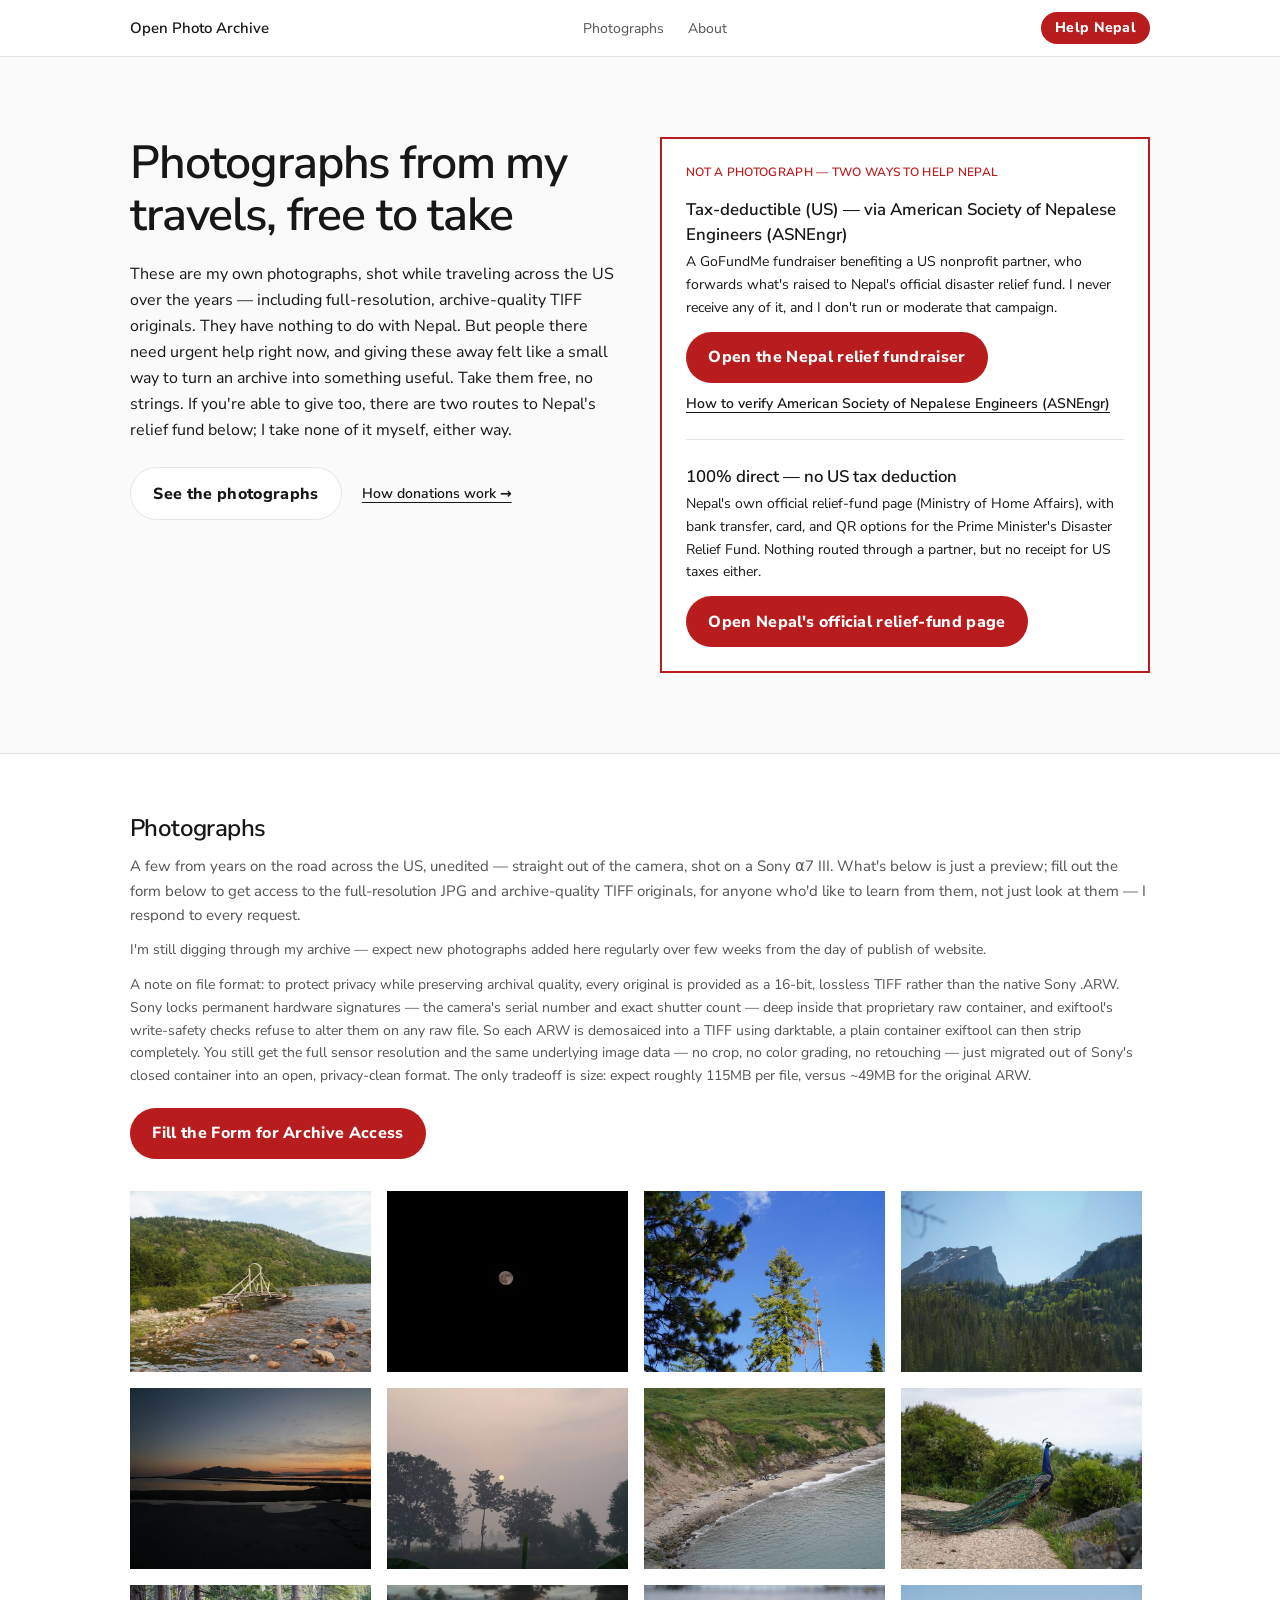
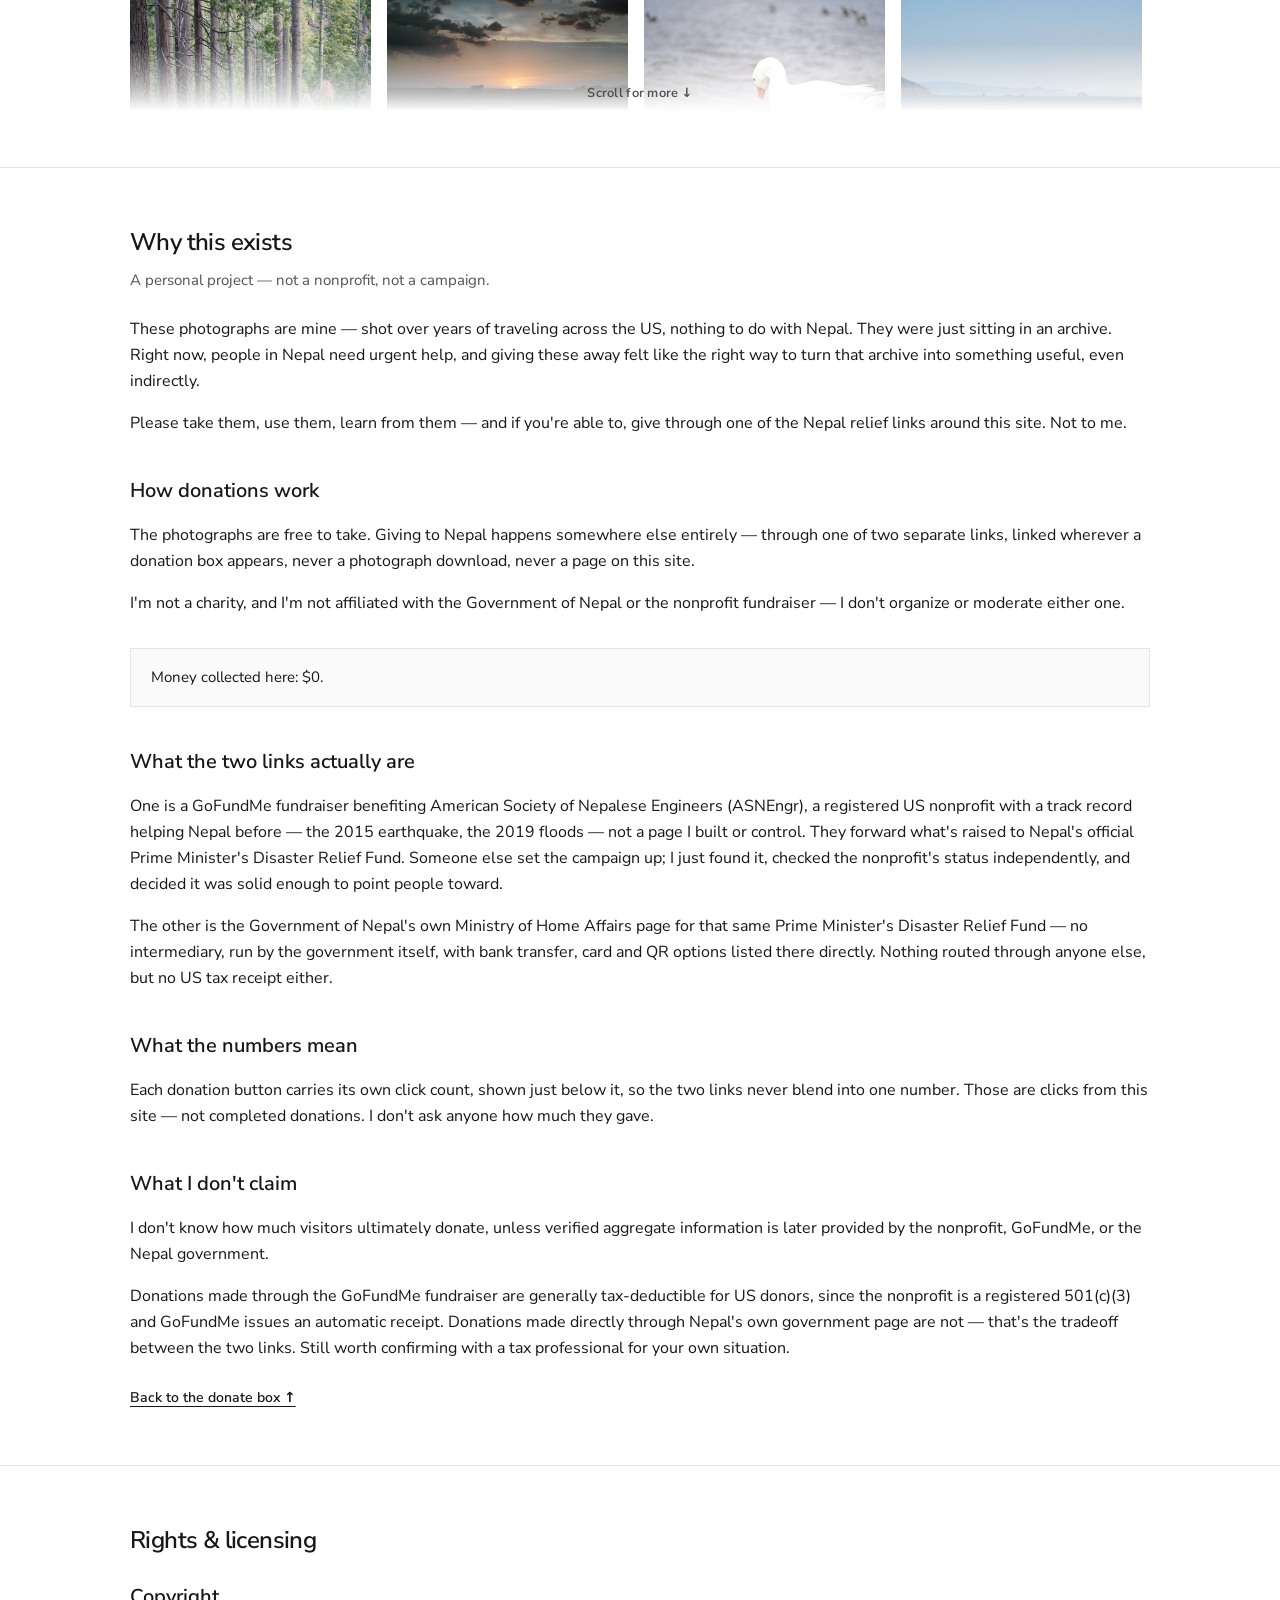
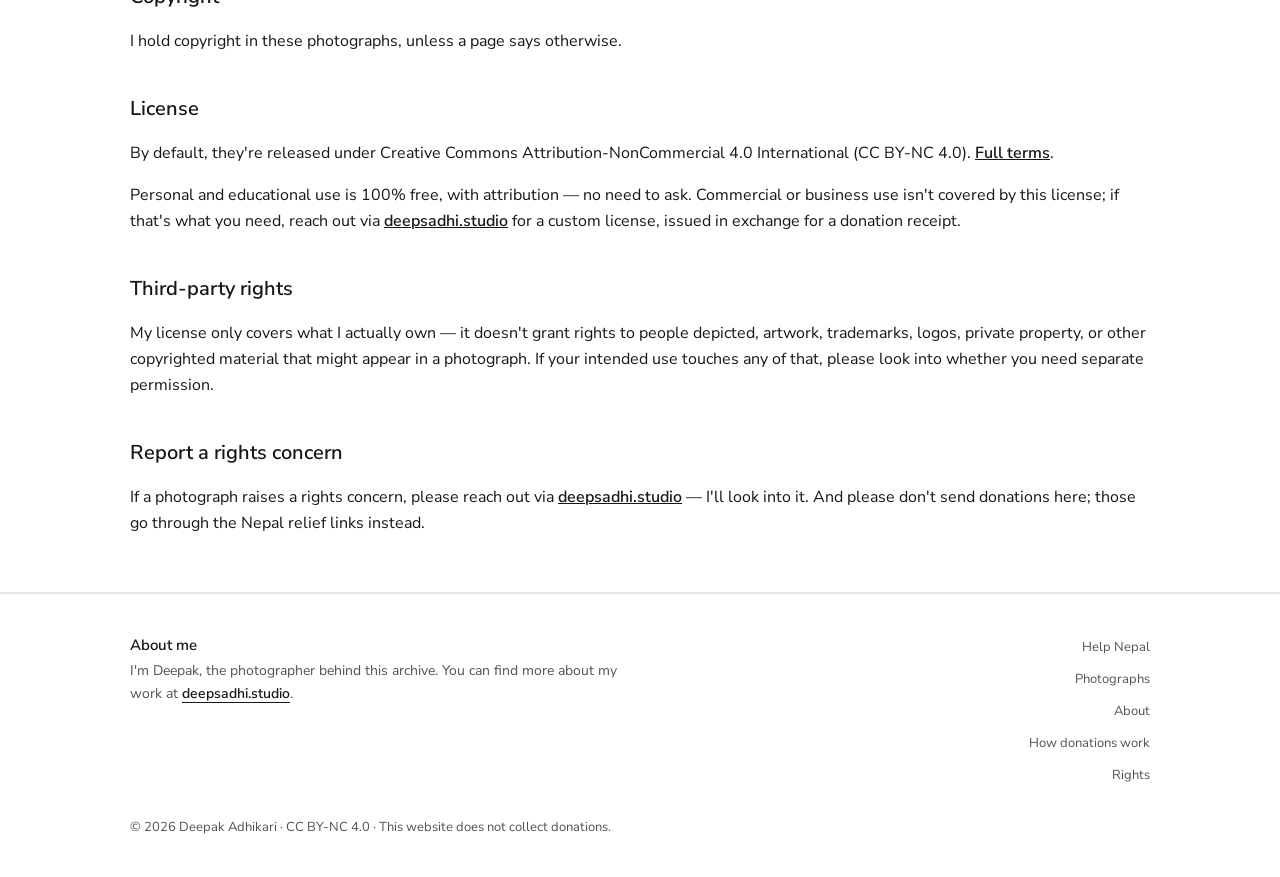
<file: index.html>
<!DOCTYPE html><html lang="en"><head><meta charSet="utf-8"/><meta name="viewport" content="width=device-width, initial-scale=1"/><link rel="preload" as="image" href="/assets/dsc00042-BzpynJp_.jpg" fetchPriority="high"/><link rel="stylesheet" href="/assets/styles-7Bn9Q4KB.css" data-precedence="default"/><link rel="stylesheet" href="https://fonts.googleapis.com/css2?family=Fraunces:opsz,wght@9..144,500;9..144,600;9..144,700&amp;family=Nunito+Sans:wght@400;600;700;800&amp;display=swap" data-precedence="default"/><script data-goatcounter="https://stats.deepsadhi.studio/count" data-goatcounter-settings="{&quot;no_onload&quot;: true}" async="" src="https://gc.zgo.at/count.js"></script><title>Open Photo Archive — Photos from years traveling the US, free to take — donations go to Nepal relief elsewhere.</title><meta name="author" content="Deepak Adhikari"/><meta property="og:site_name" content="Open Photo Archive"/><meta property="og:type" content="website"/><meta name="description" content="A photographer&#x27;s personal archive of US travel photos, given away free — JPG and archive-quality 16-bit TIFF files. Donations go through outside links, never through this site."/><meta property="og:title" content="Open Photo Archive — Photos from years traveling the US, free to take — donations go to Nepal relief elsewhere."/><meta property="og:description" content="A photographer&#x27;s personal archive of US travel photos, given away free — JPG and archive-quality 16-bit TIFF files. Donations go through outside links, never through this site."/><meta property="og:url" content="https://open-photo-archive.github.io/"/><meta name="twitter:title" content="Open Photo Archive — Photos from years traveling the US, free to take — donations go to Nepal relief elsewhere."/><meta name="twitter:description" content="A photographer&#x27;s personal archive of US travel photos, given away free — JPG and archive-quality 16-bit TIFF files. Donations go through outside links, never through this site."/><link rel="modulepreload" href="/assets/index-DAL1VBnR.js"/><link rel="modulepreload" href="/assets/routes-BdIfeOTs.js"/><link rel="icon" href="/favicon.svg" type="image/svg+xml"/><link rel="icon" href="/favicon.ico" type="image/x-icon"/><link rel="apple-touch-icon" href="/apple-touch-icon.png"/><link rel="preconnect" href="https://fonts.googleapis.com"/><link rel="preconnect" href="https://fonts.gstatic.com" crossorigin="anonymous"/><link rel="canonical" href="https://open-photo-archive.github.io/"/><script type="application/ld+json">{"@context":"https://schema.org","@type":"WebSite","name":"Open Photo Archive","description":"A photographer's personal archive released free of charge, encouraging donations to Nepal disaster relief through a vetted nonprofit partner. This site never collects donations itself."}</script></head><body><a href="#main" class="label-meta sr-only focus:not-sr-only focus:absolute focus:top-2 focus:left-2 focus:z-50 focus:bg-ink focus:px-4 focus:py-2 focus:text-paper">Skip to content</a><header class="sticky top-0 z-40 border-b border-line bg-white"><nav aria-label="Primary" class="mx-auto flex h-14 max-w-[1100px] items-center justify-between px-6 md:px-10"><a class="text-[15px] font-semibold text-ink hover:text-rust active" href="/" data-status="active" aria-current="page">Open Photo Archive</a><div class="hidden items-center gap-6 md:flex"><button type="button" class="cursor-pointer text-[14px] text-stone hover:text-ink">Photographs</button><button type="button" class="cursor-pointer text-[14px] text-stone hover:text-ink">About</button></div><div class="flex items-center gap-3"><button type="button" class="cursor-pointer btn-cause !px-3.5 !py-1.5 text-sm">Help Nepal</button><button type="button" class="text-[14px] text-stone md:hidden" aria-expanded="false" aria-controls="mobile-nav">Menu</button></div></nav></header><main id="main"><!--$--><section class="border-b border-line bg-muted"><div class="mx-auto max-w-[1100px] px-6 py-14 md:grid md:grid-cols-2 md:items-start md:gap-10 md:px-10 md:py-20"><div><h1 class="max-w-[20ch] text-[2.15rem] leading-[1.12] font-semibold tracking-tight text-ink md:text-[2.9rem]">Photographs from my travels, free to take</h1><p class="mt-5 max-w-[54ch] text-[16px] leading-relaxed text-ink">These are my own photographs, shot while traveling across the US over the years — including full-resolution, archive-quality TIFF originals. They have nothing to do with Nepal. But people there need urgent help right now, and giving these away felt like a small way to turn an archive into something useful. Take them free, no strings. If you&#x27;re able to give too, there are two routes to Nepal&#x27;s relief fund below; I take none of it myself, either way.</p><div class="mt-6 flex flex-wrap items-center gap-x-5 gap-y-2"><button type="button" class="cursor-pointer btn-soft">See the photographs</button><button type="button" class="cursor-pointer text-sm font-semibold text-ink underline underline-offset-4 hover:text-rust">How donations work →</button></div></div><div id="donate" class="mt-8 md:mt-0"><aside class="max-w-[36rem] border-2 border-rust bg-white p-6"><p class="text-[12px] font-semibold tracking-wide text-rust uppercase">Not a photograph — two ways to help Nepal</p><div class="mt-4"><p class="text-[1.05rem] font-semibold text-ink">Tax-deductible (US) — via <!-- -->American Society of Nepalese Engineers (ASNEngr)</p><p class="mt-1 text-[14px] leading-relaxed text-ink">A GoFundMe fundraiser benefiting a US nonprofit partner, who forwards what&#x27;s raised to Nepal&#x27;s official disaster relief fund. I never receive any of it, and I don&#x27;t run or moderate that campaign.</p><div class="mt-3"><a href="https://www.gofundme.com/f/emergency-relief-for-nepal-flood-victims-6dban" target="_blank" rel="noopener noreferrer external" class="btn-cause">Open the Nepal relief fundraiser</a></div><div class="mt-2"><a href="https://app.candid.org/profile/8928964/american-society-of-nepalese-engineers-26-1355857" target="_blank" rel="noopener noreferrer external" class="text-sm font-semibold text-ink underline underline-offset-4 hover:text-rust">How to verify <!-- -->American Society of Nepalese Engineers (ASNEngr)</a></div></div><div class="mt-6 border-t border-line pt-6"><p class="text-[1.05rem] font-semibold text-ink">100% direct — no US tax deduction</p><p class="mt-1 text-[14px] leading-relaxed text-ink">Nepal&#x27;s own official relief-fund page (Ministry of Home Affairs), with bank transfer, card, and QR options for the Prime Minister&#x27;s Disaster Relief Fund. Nothing routed through a partner, but no receipt for US taxes either.</p><div class="mt-3"><a href="https://moha.gov.np/en/post/ha-ra-tha-ka-apa-l-11" target="_blank" rel="noopener noreferrer external" class="btn-cause">Open Nepal&#x27;s official relief-fund page</a></div></div></aside></div></div></section><section aria-labelledby="featured" class="border-b border-line"><div class="mx-auto max-w-[1100px] px-6 py-12 md:px-10 md:py-14"><h2 id="featured" class="text-[1.5rem] font-semibold tracking-tight text-ink">Photographs</h2><p class="mt-2 text-[15px] leading-relaxed text-stone">A few from years on the road across the US, unedited — straight out of the camera, shot on a Sony α7 III. What&#x27;s below is just a preview; fill out the form below to get access to the full-resolution JPG and archive-quality TIFF originals, for anyone who&#x27;d like to learn from them, not just look at them — I respond to every request.</p><p class="mt-3 text-[14px] leading-relaxed text-stone">I&#x27;m still digging through my archive — expect new photographs added here regularly over few weeks from the day of publish of website.</p><p class="mt-3 text-[14px] leading-relaxed text-stone">A note on file format: to protect privacy while preserving archival quality, every original is provided as a 16-bit, lossless TIFF rather than the native Sony .ARW. Sony locks permanent hardware signatures — the camera&#x27;s serial number and exact shutter count — deep inside that proprietary raw container, and exiftool&#x27;s write-safety checks refuse to alter them on any raw file. So each ARW is demosaiced into a TIFF using darktable, a plain container exiftool can then strip completely. You still get the full sensor resolution and the same underlying image data — no crop, no color grading, no retouching — just migrated out of Sony&#x27;s closed container into an open, privacy-clean format. The only tradeoff is size: expect roughly 115MB per file, versus ~49MB for the original ARW.</p><div class="mt-5"><a href="https://docs.google.com/forms/d/e/1FAIpQLSfJBq8rXw5TAi0hprr8Ozc_c4JbpYIDUIN0Jnt0QtWC_ycRAQ/viewform" target="_blank" rel="noopener noreferrer external" class="btn-cause">Fill the Form for Archive Access</a></div><div class="relative mt-8"><div class="scrollbar-always-visible grid max-h-[520px] grid-cols-2 gap-4 overflow-y-auto pr-2 md:grid-cols-4"><img src="/assets/dsc00042-BzpynJp_.jpg" alt="" loading="eager" fetchPriority="high" decoding="async" class="aspect-[4/3] w-full bg-muted object-cover"/><div class="aspect-[4/3] w-full bg-muted" aria-hidden="true"></div><div class="aspect-[4/3] w-full bg-muted" aria-hidden="true"></div><div class="aspect-[4/3] w-full bg-muted" aria-hidden="true"></div><div class="aspect-[4/3] w-full bg-muted" aria-hidden="true"></div><div class="aspect-[4/3] w-full bg-muted" aria-hidden="true"></div><div class="aspect-[4/3] w-full bg-muted" aria-hidden="true"></div><div class="aspect-[4/3] w-full bg-muted" aria-hidden="true"></div><div class="aspect-[4/3] w-full bg-muted" aria-hidden="true"></div><div class="aspect-[4/3] w-full bg-muted" aria-hidden="true"></div><div class="aspect-[4/3] w-full bg-muted" aria-hidden="true"></div><div class="aspect-[4/3] w-full bg-muted" aria-hidden="true"></div><div class="aspect-[4/3] w-full bg-muted" aria-hidden="true"></div><div class="aspect-[4/3] w-full bg-muted" aria-hidden="true"></div><div class="aspect-[4/3] w-full bg-muted" aria-hidden="true"></div><div class="aspect-[4/3] w-full bg-muted" aria-hidden="true"></div><div class="aspect-[4/3] w-full bg-muted" aria-hidden="true"></div><div class="aspect-[4/3] w-full bg-muted" aria-hidden="true"></div><div class="aspect-[4/3] w-full bg-muted" aria-hidden="true"></div><div class="aspect-[4/3] w-full bg-muted" aria-hidden="true"></div><div class="aspect-[4/3] w-full bg-muted" aria-hidden="true"></div><div class="aspect-[4/3] w-full bg-muted" aria-hidden="true"></div><div class="aspect-[4/3] w-full bg-muted" aria-hidden="true"></div><div class="aspect-[4/3] w-full bg-muted" aria-hidden="true"></div><div class="aspect-[4/3] w-full bg-muted" aria-hidden="true"></div><div class="aspect-[4/3] w-full bg-muted" aria-hidden="true"></div><div class="aspect-[4/3] w-full bg-muted" aria-hidden="true"></div><div class="aspect-[4/3] w-full bg-muted" aria-hidden="true"></div><div class="aspect-[4/3] w-full bg-muted" aria-hidden="true"></div><div class="aspect-[4/3] w-full bg-muted" aria-hidden="true"></div><div class="aspect-[4/3] w-full bg-muted" aria-hidden="true"></div><div class="aspect-[4/3] w-full bg-muted" aria-hidden="true"></div><div class="aspect-[4/3] w-full bg-muted" aria-hidden="true"></div><div class="aspect-[4/3] w-full bg-muted" aria-hidden="true"></div><div class="aspect-[4/3] w-full bg-muted" aria-hidden="true"></div><div class="aspect-[4/3] w-full bg-muted" aria-hidden="true"></div><div class="aspect-[4/3] w-full bg-muted" aria-hidden="true"></div><div class="aspect-[4/3] w-full bg-muted" aria-hidden="true"></div><div class="aspect-[4/3] w-full bg-muted" aria-hidden="true"></div><div class="aspect-[4/3] w-full bg-muted" aria-hidden="true"></div><div class="aspect-[4/3] w-full bg-muted" aria-hidden="true"></div><div class="aspect-[4/3] w-full bg-muted" aria-hidden="true"></div><div class="aspect-[4/3] w-full bg-muted" aria-hidden="true"></div><div class="aspect-[4/3] w-full bg-muted" aria-hidden="true"></div><div class="aspect-[4/3] w-full bg-muted" aria-hidden="true"></div><div class="aspect-[4/3] w-full bg-muted" aria-hidden="true"></div><div class="aspect-[4/3] w-full bg-muted" aria-hidden="true"></div><div class="aspect-[4/3] w-full bg-muted" aria-hidden="true"></div><div class="aspect-[4/3] w-full bg-muted" aria-hidden="true"></div><div class="aspect-[4/3] w-full bg-muted" aria-hidden="true"></div><div class="aspect-[4/3] w-full bg-muted" aria-hidden="true"></div><div class="aspect-[4/3] w-full bg-muted" aria-hidden="true"></div><div class="aspect-[4/3] w-full bg-muted" aria-hidden="true"></div><div class="aspect-[4/3] w-full bg-muted" aria-hidden="true"></div><div class="aspect-[4/3] w-full bg-muted" aria-hidden="true"></div><div class="aspect-[4/3] w-full bg-muted" aria-hidden="true"></div><div class="aspect-[4/3] w-full bg-muted" aria-hidden="true"></div><div class="aspect-[4/3] w-full bg-muted" aria-hidden="true"></div><div class="aspect-[4/3] w-full bg-muted" aria-hidden="true"></div><div class="aspect-[4/3] w-full bg-muted" aria-hidden="true"></div><div class="aspect-[4/3] w-full bg-muted" aria-hidden="true"></div><div class="aspect-[4/3] w-full bg-muted" aria-hidden="true"></div><div class="aspect-[4/3] w-full bg-muted" aria-hidden="true"></div></div></div></div></section><section id="about" class="border-b border-line"><div class="mx-auto max-w-[1100px] px-6 py-12 md:px-10 md:py-14"><h2 class="text-[1.5rem] font-semibold tracking-tight text-ink">Why this exists</h2><p class="mt-2 max-w-[54ch] text-[15px] leading-relaxed text-stone">A personal project — not a nonprofit, not a campaign.</p><div class="mt-6"><p class="mt-4 text-[16px] leading-relaxed text-ink">These photographs are mine — shot over years of traveling across the US, nothing to do with Nepal. They were just sitting in an archive. Right now, people in Nepal need urgent help, and giving these away felt like the right way to turn that archive into something useful, even indirectly.</p><p class="mt-4 text-[16px] leading-relaxed text-ink">Please take them, use them, learn from them — and if you&#x27;re able to, give through one of the Nepal relief links around this site. Not to me.</p><h2 id="how-donations-work" class="mt-10 text-[1.25rem] font-semibold text-ink first:mt-0">How donations work</h2><p class="mt-4 text-[16px] leading-relaxed text-ink">The photographs are free to take. Giving to Nepal happens somewhere else entirely — through one of two separate links, linked wherever a donation box appears, never a photograph download, never a page on this site.</p><p class="mt-4 text-[16px] leading-relaxed text-ink">I&#x27;m not a charity, and I&#x27;m not affiliated with the Government of Nepal or the nonprofit fundraiser — I don&#x27;t organize or moderate either one.</p><p class="mt-8 border border-line bg-muted px-5 py-4 text-[15px] leading-relaxed text-ink">Money collected here: $0.</p><h2 class="mt-10 text-[1.25rem] font-semibold text-ink first:mt-0">What the two links actually are</h2><p class="mt-4 text-[16px] leading-relaxed text-ink">One is a GoFundMe fundraiser benefiting <!-- -->American Society of Nepalese Engineers (ASNEngr)<!-- -->, a registered US nonprofit with a track record helping Nepal before — the 2015 earthquake, the 2019 floods — not a page I built or control. They forward what&#x27;s raised to Nepal&#x27;s official Prime Minister&#x27;s Disaster Relief Fund. Someone else set the campaign up; I just found it, checked the nonprofit&#x27;s status independently, and decided it was solid enough to point people toward.</p><p class="mt-4 text-[16px] leading-relaxed text-ink">The other is the Government of Nepal&#x27;s own Ministry of Home Affairs page for that same Prime Minister&#x27;s Disaster Relief Fund — no intermediary, run by the government itself, with bank transfer, card and QR options listed there directly. Nothing routed through anyone else, but no US tax receipt either.</p><h2 class="mt-10 text-[1.25rem] font-semibold text-ink first:mt-0">What the numbers mean</h2><p class="mt-4 text-[16px] leading-relaxed text-ink">Each donation button carries its own click count, shown just below it, so the two links never blend into one number. Those are clicks from this site — not completed donations. I don&#x27;t ask anyone how much they gave.</p><h2 class="mt-10 text-[1.25rem] font-semibold text-ink first:mt-0">What I don&#x27;t claim</h2><p class="mt-4 text-[16px] leading-relaxed text-ink">I don&#x27;t know how much visitors ultimately donate, unless verified aggregate information is later provided by the nonprofit, GoFundMe, or the Nepal government.</p><p class="mt-4 text-[16px] leading-relaxed text-ink">Donations made through the GoFundMe fundraiser are generally tax-deductible for US donors, since the nonprofit is a registered 501(c)(3) and GoFundMe issues an automatic receipt. Donations made directly through Nepal&#x27;s own government page are not — that&#x27;s the tradeoff between the two links. Still worth confirming with a tax professional for your own situation.</p><p class="mt-6"><button type="button" class="cursor-pointer text-sm font-semibold text-ink underline underline-offset-4 hover:text-rust">Back to the donate box ↑</button></p></div></div></section><section id="rights" class="border-b border-line"><div class="mx-auto max-w-[1100px] px-6 py-12 md:px-10 md:py-14"><h2 class="text-[1.5rem] font-semibold tracking-tight text-ink">Rights &amp; licensing</h2><div class="mt-6"><h2 class="mt-10 text-[1.25rem] font-semibold text-ink first:mt-0">Copyright</h2><p class="mt-4 text-[16px] leading-relaxed text-ink">I hold copyright in these photographs, unless a page says otherwise.</p><h2 class="mt-10 text-[1.25rem] font-semibold text-ink first:mt-0">License</h2><p class="mt-4 text-[16px] leading-relaxed text-ink">By default, they&#x27;re released under <!-- -->Creative Commons Attribution-NonCommercial 4.0 International<!-- --> (<!-- -->CC BY-NC 4.0<!-- -->).<!-- --> <a href="https://creativecommons.org/licenses/by-nc/4.0/" target="_blank" rel="noopener noreferrer" class="font-semibold underline hover:text-rust">Full terms</a>.</p><p class="mt-4 text-[16px] leading-relaxed text-ink">Personal and educational use is 100% free, with attribution — no need to ask. Commercial or business use isn&#x27;t covered by this license; if that&#x27;s what you need, reach out via<!-- --> <a href="https://deepsadhi.studio" target="_blank" rel="noopener noreferrer" class="font-semibold underline hover:text-rust">deepsadhi.studio</a> <!-- -->for a custom license, issued in exchange for a donation receipt.</p><h2 class="mt-10 text-[1.25rem] font-semibold text-ink first:mt-0">Third-party rights</h2><p class="mt-4 text-[16px] leading-relaxed text-ink">My license only covers what I actually own — it doesn&#x27;t grant rights to people depicted, artwork, trademarks, logos, private property, or other copyrighted material that might appear in a photograph. If your intended use touches any of that, please look into whether you need separate permission.</p><h2 class="mt-10 text-[1.25rem] font-semibold text-ink first:mt-0">Report a rights concern</h2><p class="mt-4 text-[16px] leading-relaxed text-ink">If a photograph raises a rights concern, please reach out via<!-- --> <a href="https://deepsadhi.studio" target="_blank" rel="noopener noreferrer" class="font-semibold underline hover:text-rust">deepsadhi.studio</a> <!-- -->— I&#x27;ll look into it. And please don&#x27;t send donations here; those go through the Nepal relief links instead.</p></div></div></section><script>(function(a,f){let l;try{l=JSON.parse(sessionStorage.getItem(a)||"{}")}catch{return}const n=l?.[f||history.state?.__TSR_key];let c=!1;for(const t in n){const e=n[t],o=e?.scrollX,s=e?.scrollY;if(Number.isFinite(o)&&Number.isFinite(s)){if(t==="window")scrollTo(o,s),c=!0;else if(t)try{const r=document.querySelector(t);r&&(r.scrollLeft=o,r.scrollTop=s)}catch{}}}if(c)return;const i=location.hash.slice(1);if(i){const t=history.state?.__hashScrollIntoViewOptions??!0;if(t){const e=document.getElementById(i);e&&e.scrollIntoView(t)}return}scrollTo(0,0)})("tsr-scroll-restoration-v1_3");document.currentScript.remove()</script><!--/$--></main><footer class="border-t border-line bg-white"><div class="mx-auto max-w-[1100px] px-6 py-10 md:px-10"><div class="flex flex-col gap-6 md:flex-row md:items-start md:justify-between"><div class="md:w-1/2"><p class="text-[15px] font-semibold text-ink">About me</p><p class="mt-1 text-[14px] leading-relaxed text-stone">I&#x27;m <!-- -->Deepak<!-- -->, the photographer behind this archive. You can find more about my work at<!-- --> <a href="https://deepsadhi.studio" target="_blank" rel="noopener noreferrer" class="cursor-pointer font-semibold text-ink underline underline-offset-4 hover:text-rust">deepsadhi.studio</a>.</p></div><nav aria-label="Footer" class="shrink-0"><ul class="flex flex-col items-start gap-2 md:items-end"><li><button type="button" class="cursor-pointer cursor-pointer text-[13px] text-stone hover:text-ink">Help Nepal</button></li><li><button type="button" class="cursor-pointer cursor-pointer text-[13px] text-stone hover:text-ink">Photographs</button></li><li><button type="button" class="cursor-pointer cursor-pointer text-[13px] text-stone hover:text-ink">About</button></li><li><button type="button" class="cursor-pointer cursor-pointer text-[13px] text-stone hover:text-ink">How donations work</button></li><li><button type="button" class="cursor-pointer cursor-pointer text-[13px] text-stone hover:text-ink">Rights</button></li></ul></nav></div><p class="mt-8 text-[13px] text-stone">© <!-- -->2026<!-- --> <!-- -->Deepak Adhikari<!-- --> ·<!-- --> <!-- -->CC BY-NC 4.0<!-- --> · This website does not collect donations.</p></div></footer><script class="$tsr" id="$tsr-stream-barrier">(self.$R=self.$R||{})["tsr"]=[];self.$_TSR={h(){this.hydrated=!0,this.c()},e(){this.streamEnded=!0,this.c()},c(){this.hydrated&&this.streamEnded&&(delete self.$_TSR,delete self.$R.tsr)},p(e){this.initialized?e():this.buffer.push(e)},buffer:[]};$_TSR.router=($R=>$R[0]={manifest:$R[1]={routes:$R[2]={__root__:$R[3]={preloads:$R[4]=["/assets/index-DAL1VBnR.js"],scripts:$R[5]=[$R[6]={attrs:$R[7]={type:"module",async:!0,src:"/assets/index-DAL1VBnR.js"}}]},"/":$R[8]={preloads:$R[9]=["/assets/routes-BdIfeOTs.js"]}}},matches:$R[10]=[$R[11]={i:"__root__ ",u:1788608209571,s:"success",ssr:!0},$R[12]={i:"  ",u:1788608209574,s:"success",ssr:!0}],lastMatchId:"  "})($R["tsr"]);$_TSR.e();document.currentScript.remove()</script><script type="module" async="" src="/assets/index-DAL1VBnR.js"></script></body></html>
</file>
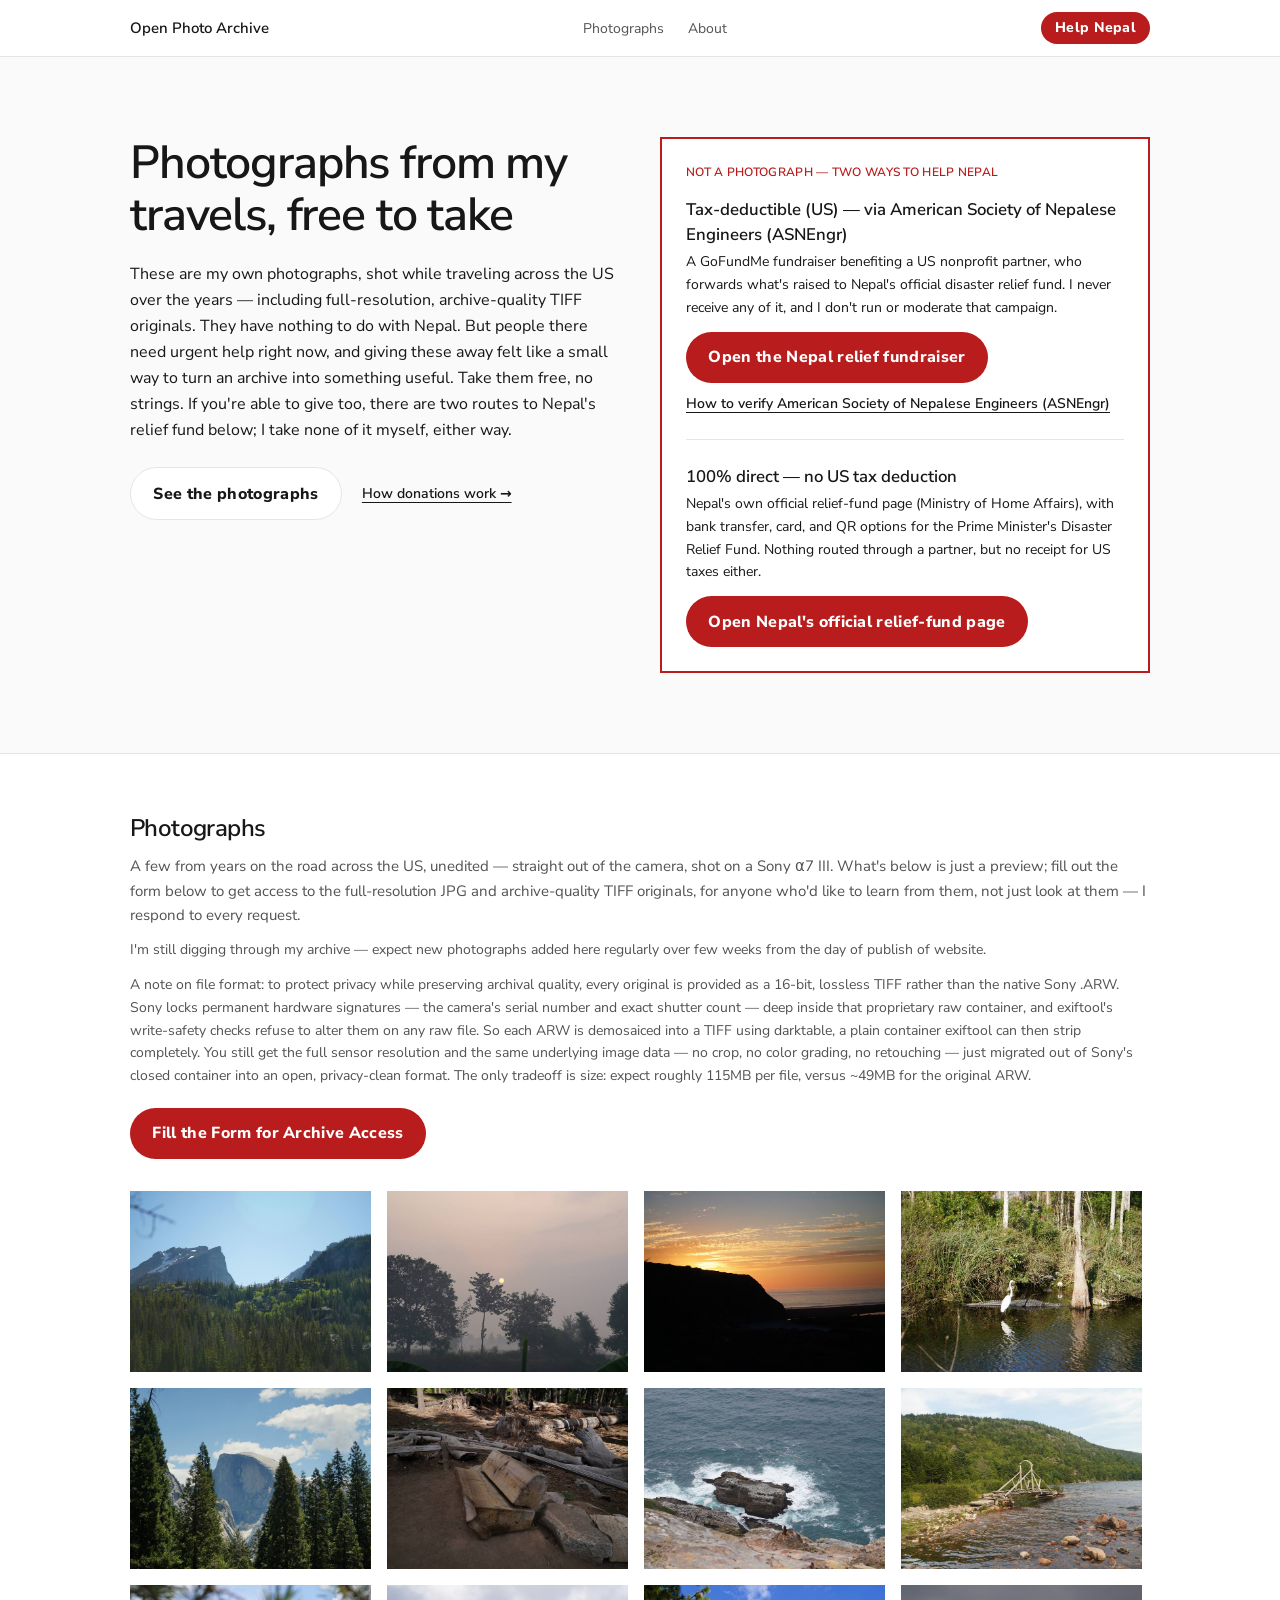
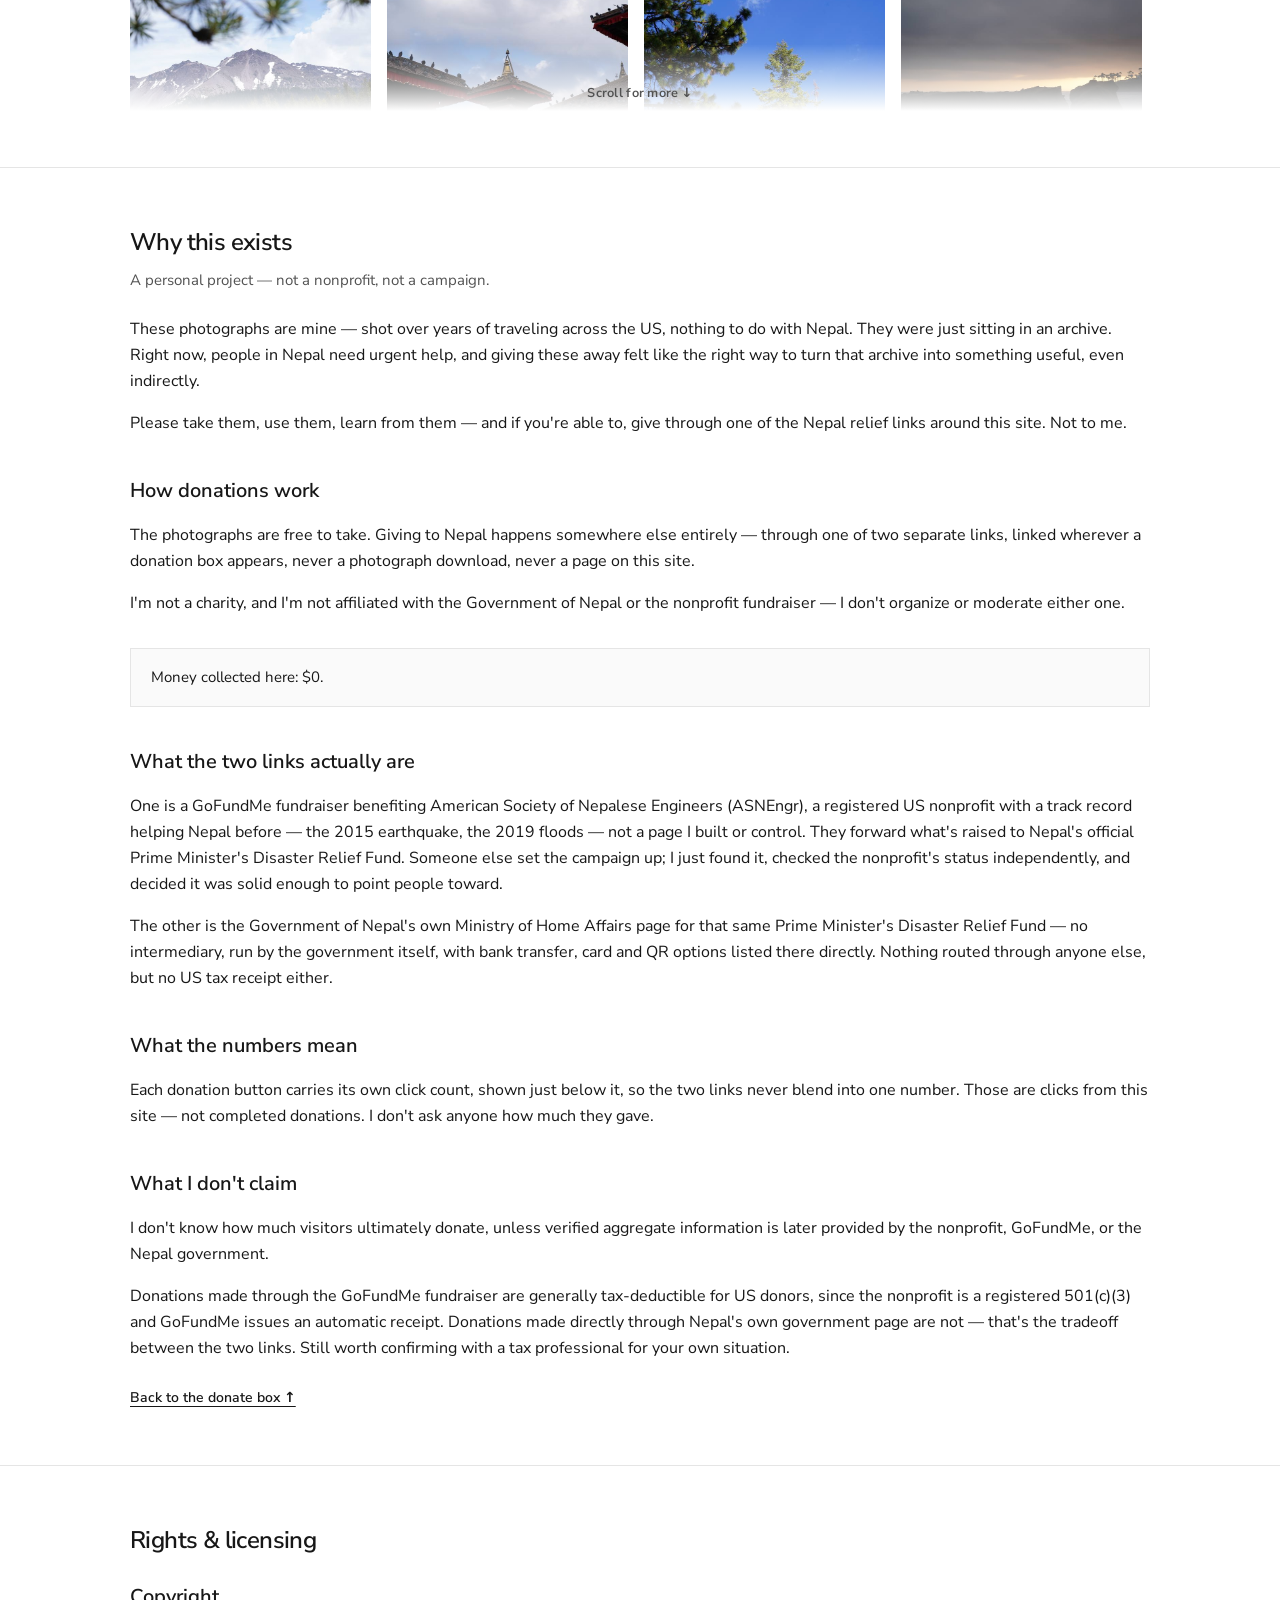
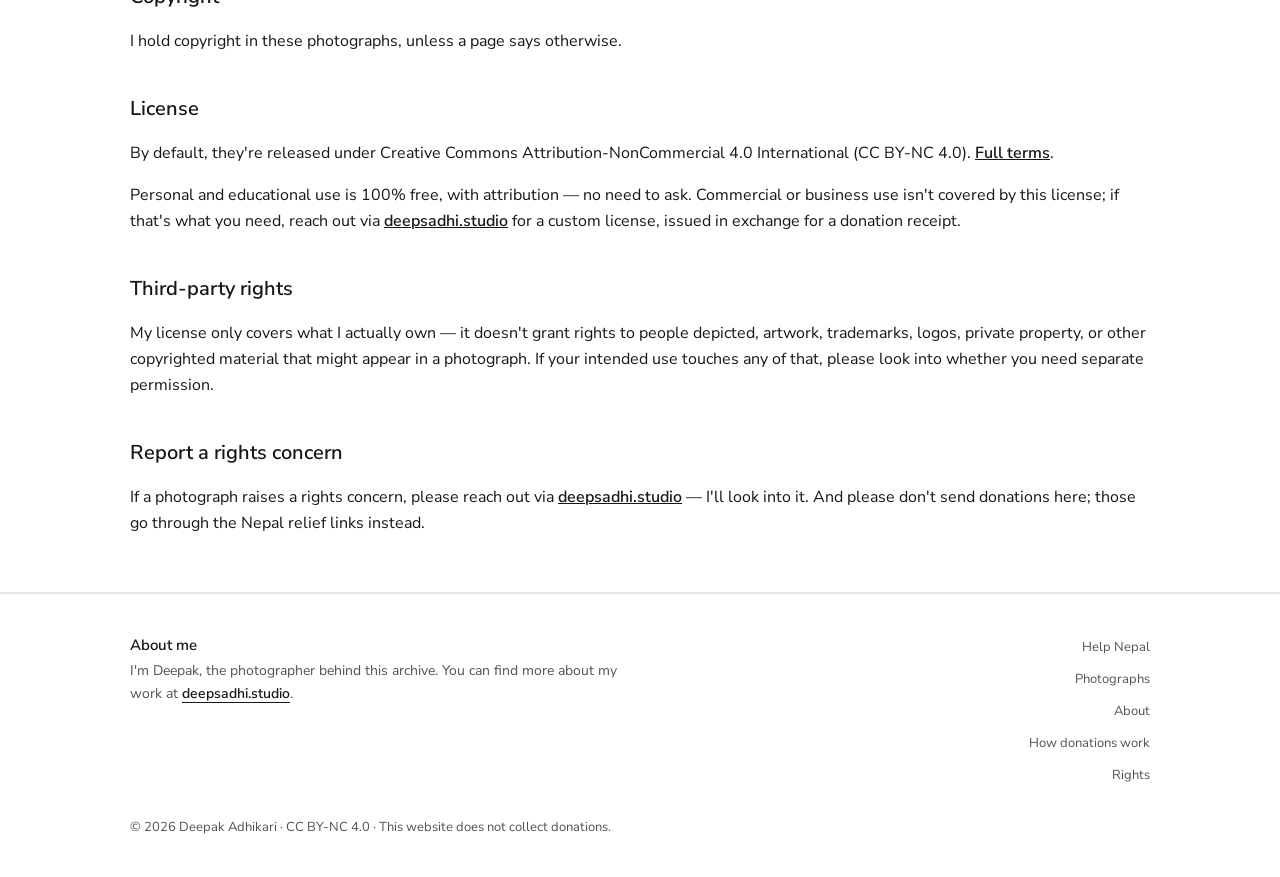
<file: notes/index.html>
<!DOCTYPE html><html lang="en"><head><meta charSet="utf-8"/><meta name="viewport" content="width=device-width, initial-scale=1"/><link rel="stylesheet" href="/assets/styles-7Bn9Q4KB.css" data-precedence="default"/><link rel="stylesheet" href="https://fonts.googleapis.com/css2?family=Fraunces:opsz,wght@9..144,500;9..144,600;9..144,700&amp;family=Nunito+Sans:wght@400;600;700;800&amp;display=swap" data-precedence="default"/><script data-goatcounter="https://stats.deepsadhi.studio/count" data-goatcounter-settings="{&quot;no_onload&quot;: true}" async="" src="https://gc.zgo.at/count.js"></script><title>Comments — Open Photo Archive</title><meta name="author" content="Deepak Adhikari"/><meta property="og:site_name" content="Open Photo Archive"/><meta property="og:type" content="website"/><meta name="description" content="Leave a public comment. This is not a donation form."/><meta property="og:title" content="Comments — Open Photo Archive"/><meta property="og:description" content="Leave a public comment. This is not a donation form."/><meta property="og:url" content="https://open-photo-archive.github.io/#/notes"/><meta name="twitter:title" content="Comments — Open Photo Archive"/><meta name="twitter:description" content="Leave a public comment. This is not a donation form."/><link rel="modulepreload" href="/assets/index-DAL1VBnR.js"/><link rel="modulepreload" href="/assets/notes-TrvLXFw6.js"/><link rel="icon" href="/favicon.svg" type="image/svg+xml"/><link rel="icon" href="/favicon.ico" type="image/x-icon"/><link rel="apple-touch-icon" href="/apple-touch-icon.png"/><link rel="preconnect" href="https://fonts.googleapis.com"/><link rel="preconnect" href="https://fonts.gstatic.com" crossorigin="anonymous"/><link rel="canonical" href="https://open-photo-archive.github.io/#/notes"/><script type="application/ld+json">{"@context":"https://schema.org","@type":"WebSite","name":"Open Photo Archive","description":"A photographer's personal archive released free of charge, encouraging donations to Nepal disaster relief through a vetted nonprofit partner. This site never collects donations itself."}</script></head><body><a href="#main" class="label-meta sr-only focus:not-sr-only focus:absolute focus:top-2 focus:left-2 focus:z-50 focus:bg-ink focus:px-4 focus:py-2 focus:text-paper">Skip to content</a><header class="sticky top-0 z-40 border-b border-line bg-white"><nav aria-label="Primary" class="mx-auto flex h-14 max-w-[1100px] items-center justify-between px-6 md:px-10"><a href="/" class="text-[15px] font-semibold text-ink hover:text-rust">Open Photo Archive</a><div class="hidden items-center gap-6 md:flex"><button type="button" class="cursor-pointer text-[14px] text-stone hover:text-ink">Photographs</button><button type="button" class="cursor-pointer text-[14px] text-stone hover:text-ink">About</button></div><div class="flex items-center gap-3"><button type="button" class="cursor-pointer btn-cause !px-3.5 !py-1.5 text-sm">Help Nepal</button><button type="button" class="text-[14px] text-stone md:hidden" aria-expanded="false" aria-controls="mobile-nav">Menu</button></div></nav></header><main id="main"><!--$--><div class="mx-auto max-w-[1100px] px-6 py-12 md:px-10 md:py-16"><section id="comments" aria-labelledby="comments-heading"><h2 id="comments-heading" class="text-[1.5rem] font-semibold tracking-tight text-ink">Comments</h2><p class="mt-2 max-w-[52ch] text-[15px] leading-relaxed text-stone">One public thread for the whole project — sign in with GitHub to join in. This isn&#x27;t a donation form.</p><p class="mt-6"><a class="btn-soft" href="" target="_blank" rel="noopener noreferrer">Write a comment on GitHub</a></p><p class="mt-3 max-w-[52ch] text-[13px] leading-relaxed text-stone">In-page comments appear after the Giscus GitHub App is installed on this repo (giscus.app). Until then, use the discussion link above.</p></section></div><script>(function(a,f){let l;try{l=JSON.parse(sessionStorage.getItem(a)||"{}")}catch{return}const n=l?.[f||history.state?.__TSR_key];let c=!1;for(const t in n){const e=n[t],o=e?.scrollX,s=e?.scrollY;if(Number.isFinite(o)&&Number.isFinite(s)){if(t==="window")scrollTo(o,s),c=!0;else if(t)try{const r=document.querySelector(t);r&&(r.scrollLeft=o,r.scrollTop=s)}catch{}}}if(c)return;const i=location.hash.slice(1);if(i){const t=history.state?.__hashScrollIntoViewOptions??!0;if(t){const e=document.getElementById(i);e&&e.scrollIntoView(t)}return}scrollTo(0,0)})("tsr-scroll-restoration-v1_3");document.currentScript.remove()</script><!--/$--></main><footer class="border-t border-line bg-white"><div class="mx-auto max-w-[1100px] px-6 py-10 md:px-10"><div class="flex flex-col gap-6 md:flex-row md:items-start md:justify-between"><div class="md:w-1/2"><p class="text-[15px] font-semibold text-ink">About me</p><p class="mt-1 text-[14px] leading-relaxed text-stone">I&#x27;m <!-- -->Deepak<!-- -->, the photographer behind this archive. You can find more about my work at<!-- --> <a href="https://deepsadhi.studio" target="_blank" rel="noopener noreferrer" class="cursor-pointer font-semibold text-ink underline underline-offset-4 hover:text-rust">deepsadhi.studio</a>.</p></div><nav aria-label="Footer" class="shrink-0"><ul class="flex flex-col items-start gap-2 md:items-end"><li><button type="button" class="cursor-pointer cursor-pointer text-[13px] text-stone hover:text-ink">Help Nepal</button></li><li><button type="button" class="cursor-pointer cursor-pointer text-[13px] text-stone hover:text-ink">Photographs</button></li><li><button type="button" class="cursor-pointer cursor-pointer text-[13px] text-stone hover:text-ink">About</button></li><li><button type="button" class="cursor-pointer cursor-pointer text-[13px] text-stone hover:text-ink">How donations work</button></li><li><button type="button" class="cursor-pointer cursor-pointer text-[13px] text-stone hover:text-ink">Rights</button></li></ul></nav></div><p class="mt-8 text-[13px] text-stone">© <!-- -->2026<!-- --> <!-- -->Deepak Adhikari<!-- --> ·<!-- --> <!-- -->CC BY-NC 4.0<!-- --> · This website does not collect donations.</p></div></footer><script class="$tsr" id="$tsr-stream-barrier">(self.$R=self.$R||{})["tsr"]=[];self.$_TSR={h(){this.hydrated=!0,this.c()},e(){this.streamEnded=!0,this.c()},c(){this.hydrated&&this.streamEnded&&(delete self.$_TSR,delete self.$R.tsr)},p(e){this.initialized?e():this.buffer.push(e)},buffer:[]};$_TSR.router=($R=>$R[0]={manifest:$R[1]={routes:$R[2]={__root__:$R[3]={preloads:$R[4]=["/assets/index-DAL1VBnR.js"],scripts:$R[5]=[$R[6]={attrs:$R[7]={type:"module",async:!0,src:"/assets/index-DAL1VBnR.js"}}]},"/notes":$R[8]={preloads:$R[9]=["/assets/notes-TrvLXFw6.js"]}}},matches:$R[10]=[$R[11]={i:"__root__ ",u:1788608209588,s:"success",ssr:!0},$R[12]={i:" notes notes",u:1788608209589,s:"success",ssr:!0}],lastMatchId:" notes notes"})($R["tsr"]);$_TSR.e();document.currentScript.remove()</script><script type="module" async="" src="/assets/index-DAL1VBnR.js"></script></body></html>
</file>
<file: assets/styles-7Bn9Q4KB.css>
/*! tailwindcss v4.3.3 | MIT License | https://tailwindcss.com */
@layer properties{@supports (((-webkit-hyphens:none)) and (not (margin-trim:inline))) or ((-moz-orient:inline) and (not (color:rgb(from red r g b)))){*,:before,:after,::backdrop{--tw-space-y-reverse:0;--tw-border-style:solid;--tw-gradient-position:initial;--tw-gradient-from:#0000;--tw-gradient-via:#0000;--tw-gradient-to:#0000;--tw-gradient-stops:initial;--tw-gradient-via-stops:initial;--tw-gradient-from-position:0%;--tw-gradient-via-position:50%;--tw-gradient-to-position:100%;--tw-leading:initial;--tw-font-weight:initial;--tw-tracking:initial;--tw-blur:initial;--tw-brightness:initial;--tw-contrast:initial;--tw-grayscale:initial;--tw-hue-rotate:initial;--tw-invert:initial;--tw-opacity:initial;--tw-saturate:initial;--tw-sepia:initial;--tw-drop-shadow:initial;--tw-drop-shadow-color:initial;--tw-drop-shadow-alpha:100%;--tw-drop-shadow-size:initial}}}@layer theme{:root,:host{--font-sans:"Nunito Sans", ui-sans-serif, system-ui, sans-serif;--color-white:#fff;--spacing:.25rem;--container-md:28rem;--text-sm:.875rem;--text-sm--line-height:calc(1.25 / .875);--text-xl:1.25rem;--text-xl--line-height:calc(1.75 / 1.25);--text-7xl:4.5rem;--text-7xl--line-height:1;--font-weight-medium:500;--font-weight-semibold:600;--font-weight-bold:700;--tracking-tight:-.025em;--tracking-wide:.025em;--leading-relaxed:1.625;--default-transition-duration:.15s;--default-transition-timing-function:cubic-bezier(.4, 0, .2, 1);--default-font-family:"Nunito Sans", ui-sans-serif, system-ui, sans-serif;--default-mono-font-family:"Nunito Sans", ui-sans-serif, system-ui, sans-serif;--font-display:"Fraunces", Georgia, serif;--color-paper:var(--paper);--color-ink:var(--ink);--color-line:var(--line);--color-rust:var(--rust);--color-card:var(--card);--color-primary-foreground:var(--primary-foreground);--color-border:var(--border)}}@layer base{*,:after,:before,::backdrop{box-sizing:border-box;border:0 solid;margin:0;padding:0}::file-selector-button{box-sizing:border-box;border:0 solid;margin:0;padding:0}html,:host{-webkit-text-size-adjust:100%;tab-size:4;line-height:1.5;font-family:var(--default-font-family,-apple-system, BlinkMacSystemFont, "Segoe UI", Roboto, "Helvetica Neue", "Noto Sans", Arial, sans-serif, "Apple Color Emoji", "Segoe UI Emoji", "Segoe UI Symbol", "Noto Color Emoji");font-feature-settings:var(--default-font-feature-settings,normal);font-variation-settings:var(--default-font-variation-settings,normal);-webkit-tap-highlight-color:transparent}hr{height:0;color:inherit;border-top-width:1px}abbr:where([title]){-webkit-text-decoration:underline dotted;text-decoration:underline dotted}h1,h2,h3,h4,h5,h6{font-size:inherit;font-weight:inherit}a{color:inherit;-webkit-text-decoration:inherit;-webkit-text-decoration:inherit;-webkit-text-decoration:inherit;-webkit-text-decoration:inherit;-webkit-text-decoration:inherit;text-decoration:inherit}b,strong{font-weight:bolder}code,kbd,samp,pre{font-family:var(--default-mono-font-family,ui-monospace, SFMono-Regular, Menlo, Monaco, Consolas, "Liberation Mono", "Courier New", monospace);font-feature-settings:var(--default-mono-font-feature-settings,normal);font-variation-settings:var(--default-mono-font-variation-settings,normal);font-size:1em}small{font-size:80%}sub,sup{vertical-align:baseline;font-size:75%;line-height:0;position:relative}sub{bottom:-.25em}sup{top:-.5em}table{text-indent:0;border-color:inherit;border-collapse:collapse}:-moz-focusring:where(:not(iframe)){outline:auto}progress{vertical-align:baseline}summary{display:list-item}ol,ul,menu{list-style:none}img,svg,video,canvas,audio,iframe,embed,object{vertical-align:middle;display:block}img,video{max-width:100%;height:auto}button,input,select,optgroup,textarea{font:inherit;font-feature-settings:inherit;font-variation-settings:inherit;letter-spacing:inherit;color:inherit;opacity:1;background-color:#0000;border-radius:0}::file-selector-button{font:inherit;font-feature-settings:inherit;font-variation-settings:inherit;letter-spacing:inherit;color:inherit;opacity:1;background-color:#0000;border-radius:0}:where(select:is([multiple],[size])) optgroup{font-weight:bolder}:where(select:is([multiple],[size])) optgroup option{padding-inline-start:20px}::file-selector-button{margin-inline-end:4px}::placeholder{opacity:1}@supports (not ((-webkit-appearance:-apple-pay-button))) or (contain-intrinsic-size:1px){::placeholder{color:currentColor}@supports (color:color-mix(in lab, red, red)){::placeholder{color:color-mix(in oklab, currentcolor 50%, transparent)}}}textarea{resize:vertical}::-webkit-search-decoration{-webkit-appearance:none}::-webkit-date-and-time-value{min-height:1lh;text-align:inherit}::-webkit-datetime-edit{display:inline-flex}::-webkit-datetime-edit-fields-wrapper{padding:0}::-webkit-datetime-edit{padding-block:0}::-webkit-datetime-edit-year-field{padding-block:0}::-webkit-datetime-edit-month-field{padding-block:0}::-webkit-datetime-edit-day-field{padding-block:0}::-webkit-datetime-edit-hour-field{padding-block:0}::-webkit-datetime-edit-minute-field{padding-block:0}::-webkit-datetime-edit-second-field{padding-block:0}::-webkit-datetime-edit-millisecond-field{padding-block:0}::-webkit-datetime-edit-meridiem-field{padding-block:0}::-webkit-calendar-picker-indicator{line-height:1}:-moz-ui-invalid{box-shadow:none}button,input:where([type=button],[type=reset],[type=submit]){appearance:button}::file-selector-button{appearance:button}::-webkit-inner-spin-button{height:auto}::-webkit-outer-spin-button{height:auto}[hidden]:where(:not([hidden=until-found])){display:none!important}*{border-color:var(--color-border)}html{-webkit-text-size-adjust:100%;scroll-behavior:smooth}[id]{scroll-margin-top:3.5rem}a{cursor:pointer}body{background-color:var(--color-paper);color:var(--color-ink);font-family:var(--font-sans);-webkit-font-smoothing:antialiased;text-rendering:optimizelegibility}::selection{color:var(--color-ink);background-color:#fee2e2}:focus-visible{outline:2px solid var(--color-rust);outline-offset:3px}}@layer components;@layer utilities{.pointer-events-none{pointer-events:none}.sr-only{clip-path:inset(50%);white-space:nowrap;border-width:0;width:1px;height:1px;margin:-1px;padding:0;position:absolute;overflow:hidden}.absolute{position:absolute}.relative{position:relative}.static{position:static}.sticky{position:sticky}.inset-x-0{inset-inline:0}.top-0{top:0}.bottom-0{bottom:0}.z-40{z-index:40}.container{width:100%}@media (width>=40rem){.container{max-width:40rem}}@media (width>=48rem){.container{max-width:48rem}}@media (width>=64rem){.container{max-width:64rem}}@media (width>=80rem){.container{max-width:80rem}}@media (width>=96rem){.container{max-width:96rem}}.mx-auto{margin-inline:auto}.mt-1{margin-top:var(--spacing)}.mt-1\.5{margin-top:calc(var(--spacing) * 1.5)}.mt-2{margin-top:calc(var(--spacing) * 2)}.mt-3{margin-top:calc(var(--spacing) * 3)}.mt-4{margin-top:calc(var(--spacing) * 4)}.mt-5{margin-top:calc(var(--spacing) * 5)}.mt-6{margin-top:calc(var(--spacing) * 6)}.mt-8{margin-top:calc(var(--spacing) * 8)}.mt-10{margin-top:calc(var(--spacing) * 10)}.btn-cause{letter-spacing:.02em;background:var(--color-rust);color:var(--color-primary-foreground);border-radius:999px;justify-content:center;align-items:center;padding:.85rem 1.4rem;font-weight:800;transition:filter .15s;display:inline-flex}.btn-cause:hover{filter:brightness(1.08)}.btn-soft{letter-spacing:.02em;background:var(--color-card);color:var(--color-ink);border:1px solid var(--color-line);border-radius:999px;justify-content:center;align-items:center;padding:.85rem 1.4rem;font-weight:800;transition:background-color .15s;display:inline-flex}.btn-soft:hover{background:#f5f5f5}.block{display:block}.flex{display:flex}.grid{display:grid}.hidden{display:none}.inline-flex{display:inline-flex}.aspect-\[4\/3\]{aspect-ratio:4/3}.h-14{height:calc(var(--spacing) * 14)}.max-h-\[520px\]{max-height:520px}.min-h-screen{min-height:100vh}.scrollbar-always-visible{scrollbar-width:thin;scrollbar-color:#17171740 transparent}.scrollbar-always-visible::-webkit-scrollbar{width:10px}.scrollbar-always-visible::-webkit-scrollbar-track{background:0 0}.scrollbar-always-visible::-webkit-scrollbar-thumb{border:2px solid var(--color-paper);background-color:#17171740;border-radius:999px}.w-full{width:100%}.max-w-\[20ch\]{max-width:20ch}.max-w-\[36rem\]{max-width:36rem}.max-w-\[52ch\]{max-width:52ch}.max-w-\[54ch\]{max-width:54ch}.max-w-\[1100px\]{max-width:1100px}.max-w-md{max-width:var(--container-md)}.shrink-0{flex-shrink:0}.cursor-pointer{cursor:pointer}.list-disc{list-style-type:disc}.grid-cols-2{grid-template-columns:repeat(2,minmax(0,1fr))}.flex-col{flex-direction:column}.flex-wrap{flex-wrap:wrap}.items-center{align-items:center}.items-start{align-items:flex-start}.justify-between{justify-content:space-between}.justify-center{justify-content:center}.gap-2{gap:calc(var(--spacing) * 2)}.gap-3{gap:calc(var(--spacing) * 3)}.gap-4{gap:calc(var(--spacing) * 4)}.gap-6{gap:calc(var(--spacing) * 6)}:where(.space-y-2>:not(:last-child)){--tw-space-y-reverse:0;margin-block-start:calc(calc(var(--spacing) * 2) * var(--tw-space-y-reverse));margin-block-end:calc(calc(var(--spacing) * 2) * calc(1 - var(--tw-space-y-reverse)))}.gap-x-5{column-gap:calc(var(--spacing) * 5)}.gap-y-2{row-gap:calc(var(--spacing) * 2)}.overflow-y-auto{overflow-y:auto}.rounded-md{border-radius:.75rem}.border{border-style:var(--tw-border-style);border-width:1px}.border-2{border-style:var(--tw-border-style);border-width:2px}.border-t{border-top-style:var(--tw-border-style);border-top-width:1px}.border-b{border-bottom-style:var(--tw-border-style);border-bottom-width:1px}.border-input{border-color:var(--input)}.border-line{border-color:var(--line)}.border-rust{border-color:var(--rust)}.bg-background{background-color:var(--background)}.bg-muted{background-color:var(--muted)}.bg-primary{background-color:var(--primary)}.bg-white{background-color:var(--color-white)}.bg-gradient-to-t{--tw-gradient-position:to top in oklab;background-image:linear-gradient(var(--tw-gradient-stops))}.from-paper{--tw-gradient-from:var(--paper);--tw-gradient-stops:var(--tw-gradient-via-stops,var(--tw-gradient-position), var(--tw-gradient-from) var(--tw-gradient-from-position), var(--tw-gradient-to) var(--tw-gradient-to-position))}.to-transparent{--tw-gradient-to:transparent;--tw-gradient-stops:var(--tw-gradient-via-stops,var(--tw-gradient-position), var(--tw-gradient-from) var(--tw-gradient-from-position), var(--tw-gradient-to) var(--tw-gradient-to-position))}.object-cover{object-fit:cover}.p-6{padding:calc(var(--spacing) * 6)}.\!px-3\.5{padding-inline:calc(var(--spacing) * 3.5)!important}.px-4{padding-inline:calc(var(--spacing) * 4)}.px-5{padding-inline:calc(var(--spacing) * 5)}.px-6{padding-inline:calc(var(--spacing) * 6)}.\!py-1\.5{padding-block:calc(var(--spacing) * 1.5)!important}.py-2{padding-block:calc(var(--spacing) * 2)}.py-4{padding-block:calc(var(--spacing) * 4)}.py-10{padding-block:calc(var(--spacing) * 10)}.py-12{padding-block:calc(var(--spacing) * 12)}.py-14{padding-block:calc(var(--spacing) * 14)}.pt-4{padding-top:calc(var(--spacing) * 4)}.pt-6{padding-top:calc(var(--spacing) * 6)}.pt-10{padding-top:calc(var(--spacing) * 10)}.pr-2{padding-right:calc(var(--spacing) * 2)}.pb-2{padding-bottom:calc(var(--spacing) * 2)}.pl-1{padding-left:var(--spacing)}.pl-5{padding-left:calc(var(--spacing) * 5)}.text-center{text-align:center}.label-meta{font-family:var(--font-sans);letter-spacing:.02em;font-size:.8rem;font-weight:650}.text-7xl{font-size:var(--text-7xl);line-height:var(--tw-leading,var(--text-7xl--line-height))}.text-sm{font-size:var(--text-sm);line-height:var(--tw-leading,var(--text-sm--line-height))}.text-xl{font-size:var(--text-xl);line-height:var(--tw-leading,var(--text-xl--line-height))}.text-\[1\.05rem\]{font-size:1.05rem}.text-\[1\.5rem\]{font-size:1.5rem}.text-\[1\.25rem\]{font-size:1.25rem}.text-\[2\.15rem\]{font-size:2.15rem}.text-\[12px\]{font-size:12px}.text-\[13px\]{font-size:13px}.text-\[14px\]{font-size:14px}.text-\[15px\]{font-size:15px}.text-\[16px\]{font-size:16px}.leading-\[1\.12\]{--tw-leading:1.12;line-height:1.12}.leading-relaxed{--tw-leading:var(--leading-relaxed);line-height:var(--leading-relaxed)}.font-bold{--tw-font-weight:var(--font-weight-bold);font-weight:var(--font-weight-bold)}.font-medium{--tw-font-weight:var(--font-weight-medium);font-weight:var(--font-weight-medium)}.font-semibold{--tw-font-weight:var(--font-weight-semibold);font-weight:var(--font-weight-semibold)}.tracking-tight{--tw-tracking:var(--tracking-tight);letter-spacing:var(--tracking-tight)}.tracking-wide{--tw-tracking:var(--tracking-wide);letter-spacing:var(--tracking-wide)}.text-foreground{color:var(--foreground)}.text-ink{color:var(--ink)}.text-muted-foreground{color:var(--muted-foreground)}.text-primary-foreground{color:var(--primary-foreground)}.text-rust{color:var(--rust)}.text-stone{color:var(--stone)}.uppercase{text-transform:uppercase}.underline{text-decoration-line:underline}.underline-offset-4{text-underline-offset:4px}.opacity-60{opacity:.6}.filter{filter:var(--tw-blur,) var(--tw-brightness,) var(--tw-contrast,) var(--tw-grayscale,) var(--tw-hue-rotate,) var(--tw-invert,) var(--tw-saturate,) var(--tw-sepia,) var(--tw-drop-shadow,)}.transition-colors{transition-property:color,background-color,border-color,outline-color,text-decoration-color,fill,stroke,--tw-gradient-from,--tw-gradient-via,--tw-gradient-to;transition-timing-function:var(--tw-ease,var(--default-transition-timing-function));transition-duration:var(--tw-duration,var(--default-transition-duration))}.transition-opacity{transition-property:opacity;transition-timing-function:var(--tw-ease,var(--default-transition-timing-function));transition-duration:var(--tw-duration,var(--default-transition-duration))}.first\:mt-0:first-child{margin-top:0}@media (hover:hover){.hover\:bg-accent:hover{background-color:var(--accent)}.hover\:bg-primary\/90:hover{background-color:var(--primary)}@supports (color:color-mix(in lab, red, red)){.hover\:bg-primary\/90:hover{background-color:color-mix(in oklab, var(--primary) 90%, transparent)}}.hover\:text-ink:hover{color:var(--ink)}.hover\:text-rust:hover{color:var(--rust)}.hover\:opacity-75:hover{opacity:.75}}.focus\:not-sr-only:focus{clip-path:none;white-space:normal;width:auto;height:auto;margin:0;padding:0;position:static;overflow:visible}.focus\:absolute:focus{position:absolute}.focus\:top-2:focus{top:calc(var(--spacing) * 2)}.focus\:left-2:focus{left:calc(var(--spacing) * 2)}.focus\:z-50:focus{z-index:50}.focus\:bg-ink:focus{background-color:var(--ink)}.focus\:px-4:focus{padding-inline:calc(var(--spacing) * 4)}.focus\:py-2:focus{padding-block:calc(var(--spacing) * 2)}.focus\:text-paper:focus{color:var(--paper)}@media (width>=48rem){.md\:mt-0{margin-top:0}.md\:flex{display:flex}.md\:grid{display:grid}.md\:hidden{display:none}.md\:w-1\/2{width:50%}.md\:grid-cols-2{grid-template-columns:repeat(2,minmax(0,1fr))}.md\:grid-cols-4{grid-template-columns:repeat(4,minmax(0,1fr))}.md\:flex-row{flex-direction:row}.md\:items-end{align-items:flex-end}.md\:items-start{align-items:flex-start}.md\:justify-between{justify-content:space-between}.md\:gap-10{gap:calc(var(--spacing) * 10)}.md\:px-10{padding-inline:calc(var(--spacing) * 10)}.md\:py-14{padding-block:calc(var(--spacing) * 14)}.md\:py-16{padding-block:calc(var(--spacing) * 16)}.md\:py-20{padding-block:calc(var(--spacing) * 20)}.md\:text-\[2\.9rem\]{font-size:2.9rem}}}:root{--radius:.75rem;--paper:#fff;--ink:#171717;--stone:#525252;--line:#e5e5e5;--rust:#b91c1c;--saffron:#f5f5f5;--background:var(--paper);--foreground:var(--ink);--card:#fff;--card-foreground:var(--ink);--popover:#fff;--popover-foreground:var(--ink);--primary:var(--rust);--primary-foreground:#fff;--secondary:var(--saffron);--secondary-foreground:var(--ink);--muted:#fafafa;--muted-foreground:var(--stone);--accent:var(--rust);--accent-foreground:#fff;--destructive:#b91c1c;--destructive-foreground:#fff;--border:var(--line);--input:var(--line);--ring:var(--rust)}@keyframes rise{0%{opacity:0;transform:translateY(12px)}to{opacity:1;transform:none}}@media (prefers-reduced-motion:reduce){*,:before,:after{scroll-behavior:auto!important;transition-duration:.01ms!important;animation-duration:.01ms!important}}@property --tw-space-y-reverse{syntax:"*";inherits:false;initial-value:0}@property --tw-border-style{syntax:"*";inherits:false;initial-value:solid}@property --tw-gradient-position{syntax:"*";inherits:false}@property --tw-gradient-from{syntax:"<color>";inherits:false;initial-value:#0000}@property --tw-gradient-via{syntax:"<color>";inherits:false;initial-value:#0000}@property --tw-gradient-to{syntax:"<color>";inherits:false;initial-value:#0000}@property --tw-gradient-stops{syntax:"*";inherits:false}@property --tw-gradient-via-stops{syntax:"*";inherits:false}@property --tw-gradient-from-position{syntax:"<length-percentage>";inherits:false;initial-value:0%}@property --tw-gradient-via-position{syntax:"<length-percentage>";inherits:false;initial-value:50%}@property --tw-gradient-to-position{syntax:"<length-percentage>";inherits:false;initial-value:100%}@property --tw-leading{syntax:"*";inherits:false}@property --tw-font-weight{syntax:"*";inherits:false}@property --tw-tracking{syntax:"*";inherits:false}@property --tw-blur{syntax:"*";inherits:false}@property --tw-brightness{syntax:"*";inherits:false}@property --tw-contrast{syntax:"*";inherits:false}@property --tw-grayscale{syntax:"*";inherits:false}@property --tw-hue-rotate{syntax:"*";inherits:false}@property --tw-invert{syntax:"*";inherits:false}@property --tw-opacity{syntax:"*";inherits:false}@property --tw-saturate{syntax:"*";inherits:false}@property --tw-sepia{syntax:"*";inherits:false}@property --tw-drop-shadow{syntax:"*";inherits:false}@property --tw-drop-shadow-color{syntax:"*";inherits:false}@property --tw-drop-shadow-alpha{syntax:"<percentage>";inherits:false;initial-value:100%}@property --tw-drop-shadow-size{syntax:"*";inherits:false}
</file>
